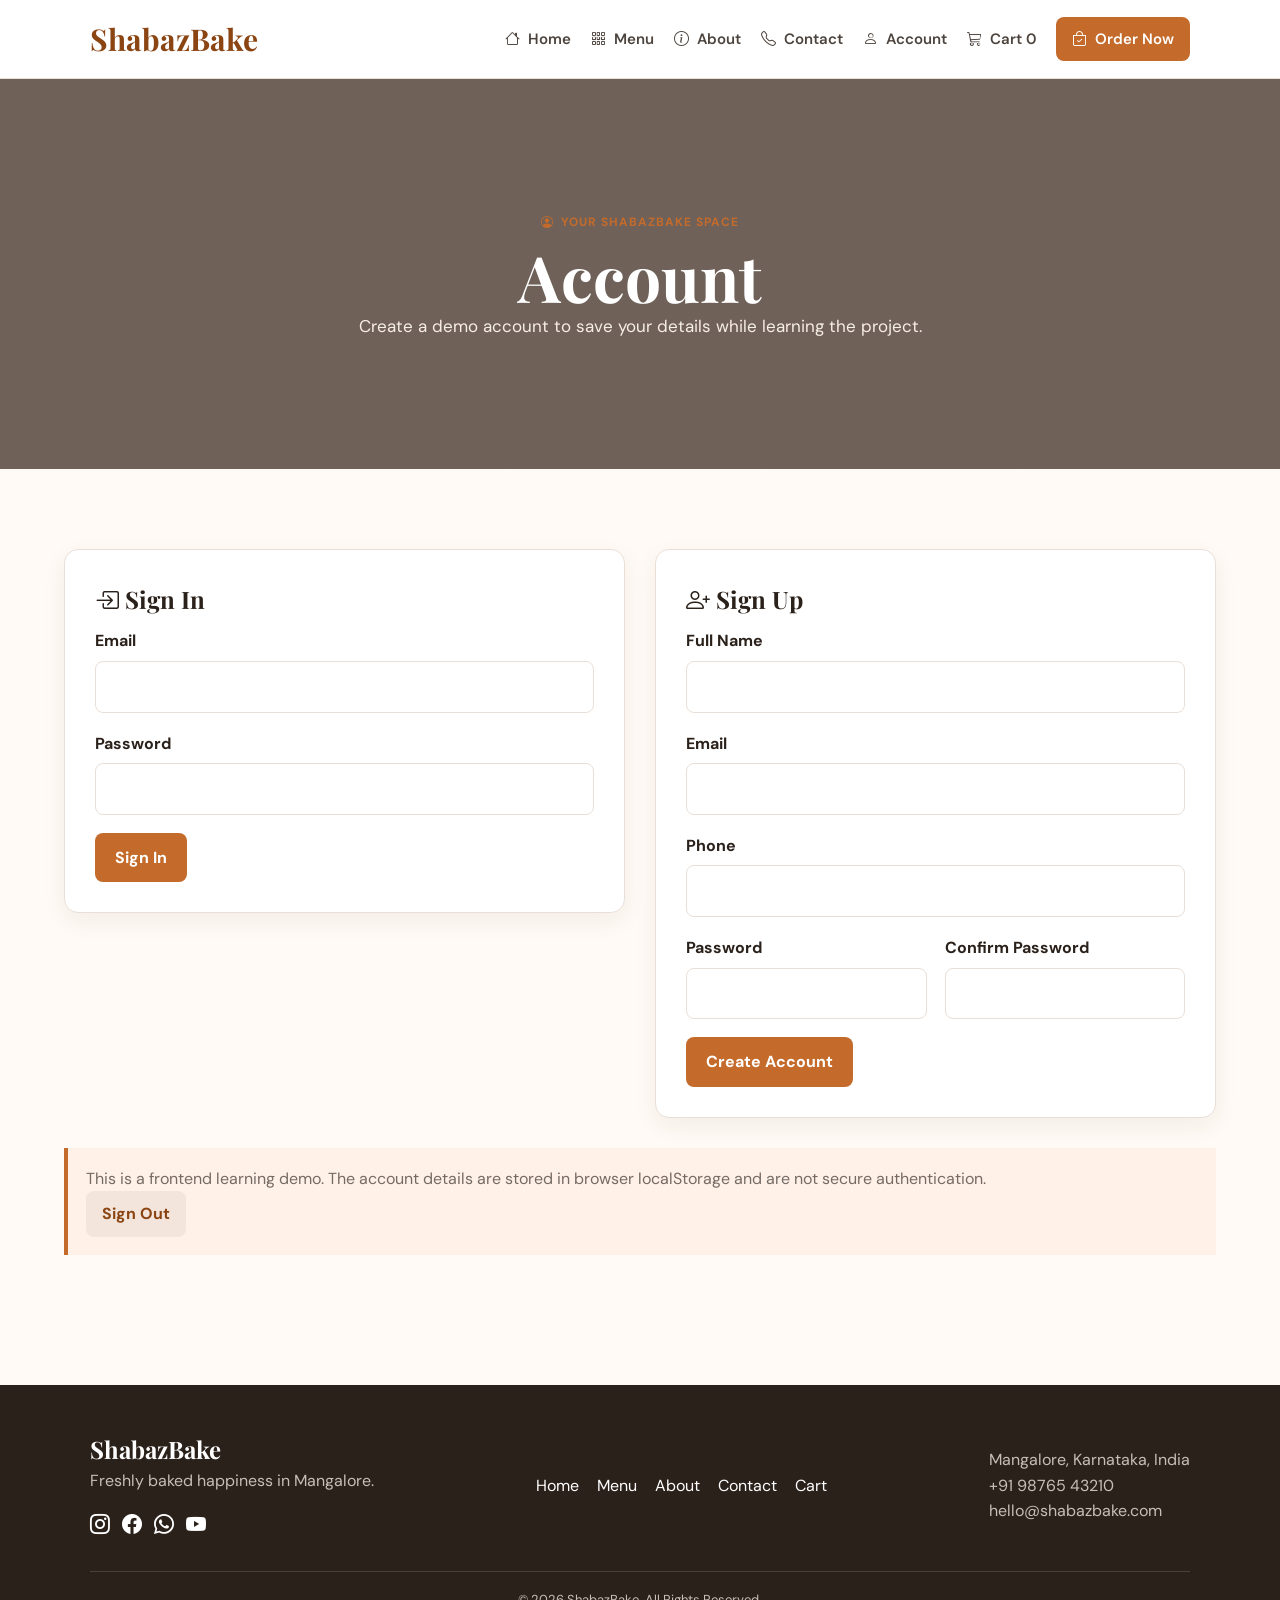
<file: account.html>
<!DOCTYPE html>
<html lang="en">
<head>
  <meta charset="UTF-8">
  <meta name="viewport" content="width=device-width, initial-scale=1.0">
  <title>Account - ShabazBake</title>
  <link rel="preconnect" href="https://fonts.googleapis.com">
  <link rel="preconnect" href="https://fonts.gstatic.com" crossorigin>
  <link href="https://fonts.googleapis.com/css2?family=DM+Sans:wght@400;500;600;700&family=Playfair+Display:wght@600;700&display=swap" rel="stylesheet">
  <link rel="stylesheet" href="https://cdn.jsdelivr.net/npm/bootstrap-icons@1.11.3/font/bootstrap-icons.min.css">
  <link rel="stylesheet" href="css/style.css">
</head>
<body>
  <header class="navbar">
    <a href="index.html" class="logo">ShabazBake</a>
    <button class="menu-toggle" id="menuToggle" aria-label="Open navigation"><i class="bi bi-list"></i></button>
    <nav id="mainNav">
      <a href="index.html"><i class="bi bi-house"></i> Home</a>
      <a href="menu.html"><i class="bi bi-grid-3x3-gap"></i> Menu</a>
      <a href="about.html"><i class="bi bi-info-circle"></i> About</a>
      <a href="contact.html"><i class="bi bi-telephone"></i> Contact</a>
      <a href="account.html"><i class="bi bi-person"></i> Account</a>
      <a href="cart.html"><i class="bi bi-cart3"></i> Cart <span id="cartCount">0</span></a>
      <a href="menu.html" class="order-link"><i class="bi bi-bag-check"></i> Order Now</a>
    </nav>
  </header>

  <section class="page-banner"><div><span class="eyebrow"><i class="bi bi-person-circle"></i> Your ShabazBake space</span><h1>Account</h1><p>Create a demo account to save your details while learning the project.</p></div></section>

  <main class="section account-layout">
    <section class="form-card">
      <h2><i class="bi bi-box-arrow-in-right"></i> Sign In</h2>
      <form id="signinForm" novalidate>
        <div class="form-group"><label for="signinEmail">Email</label><input class="form-control" id="signinEmail" name="email" type="email" required></div>
        <div class="form-group"><label for="signinPassword">Password</label><input class="form-control" id="signinPassword" name="password" type="password" required></div>
        <button class="btn primary" type="submit">Sign In</button>
      </form>
    </section>
    <section class="form-card">
      <h2><i class="bi bi-person-plus"></i> Sign Up</h2>
      <form id="signupForm" novalidate>
        <div class="form-group"><label for="fullName">Full Name</label><input class="form-control" id="fullName" name="fullName" required></div>
        <div class="form-group"><label for="signupEmail">Email</label><input class="form-control" id="signupEmail" name="email" type="email" required></div>
        <div class="form-group"><label for="signupPhone">Phone</label><input class="form-control" id="signupPhone" name="phone" type="tel" required></div>
        <div class="form-grid"><div class="form-group"><label for="signupPassword">Password</label><input class="form-control" id="signupPassword" name="password" type="password" required></div><div class="form-group"><label for="confirmPassword">Confirm Password</label><input class="form-control" id="confirmPassword" name="confirmPassword" type="password" required></div></div>
        <button class="btn primary" type="submit">Create Account</button>
      </form>
    </section>
    <div class="account-note"><i class="bi bi-shield-info"></i><p>This is a frontend learning demo. The account details are stored in browser localStorage and are not secure authentication.</p><p id="accountMessage" role="status"></p><button id="signoutButton" class="btn secondary" type="button" hidden>Sign Out</button></div>
  </main>

  <footer class="footer"><div class="footer-inner"><div><h2>ShabazBake</h2><p>Freshly baked happiness in Mangalore.</p><div class="social-links"><a href="https://www.instagram.com/sabad._/" aria-label="Instagram"><i class="bi bi-instagram"></i></a><a href="https://facebook.com" aria-label="Facebook"><i class="bi bi-facebook"></i></a><a href="https://wa.me/919876543210" aria-label="WhatsApp"><i class="bi bi-whatsapp"></i></a><a href="https://youtube.com" aria-label="YouTube"><i class="bi bi-youtube"></i></a></div></div><div class="footer-links"><a href="index.html">Home</a><a href="menu.html">Menu</a><a href="about.html">About</a><a href="contact.html">Contact</a><a href="cart.html">Cart</a></div><div><p>Mangalore, Karnataka, India</p><p>+91 98765 43210</p><p>hello@shabazbake.com</p></div></div><p class="copyright">&copy; 2026 ShabazBake. All Rights Reserved.</p></footer>
  <script src="js/script.js"></script>
</body>
</html>
</file>
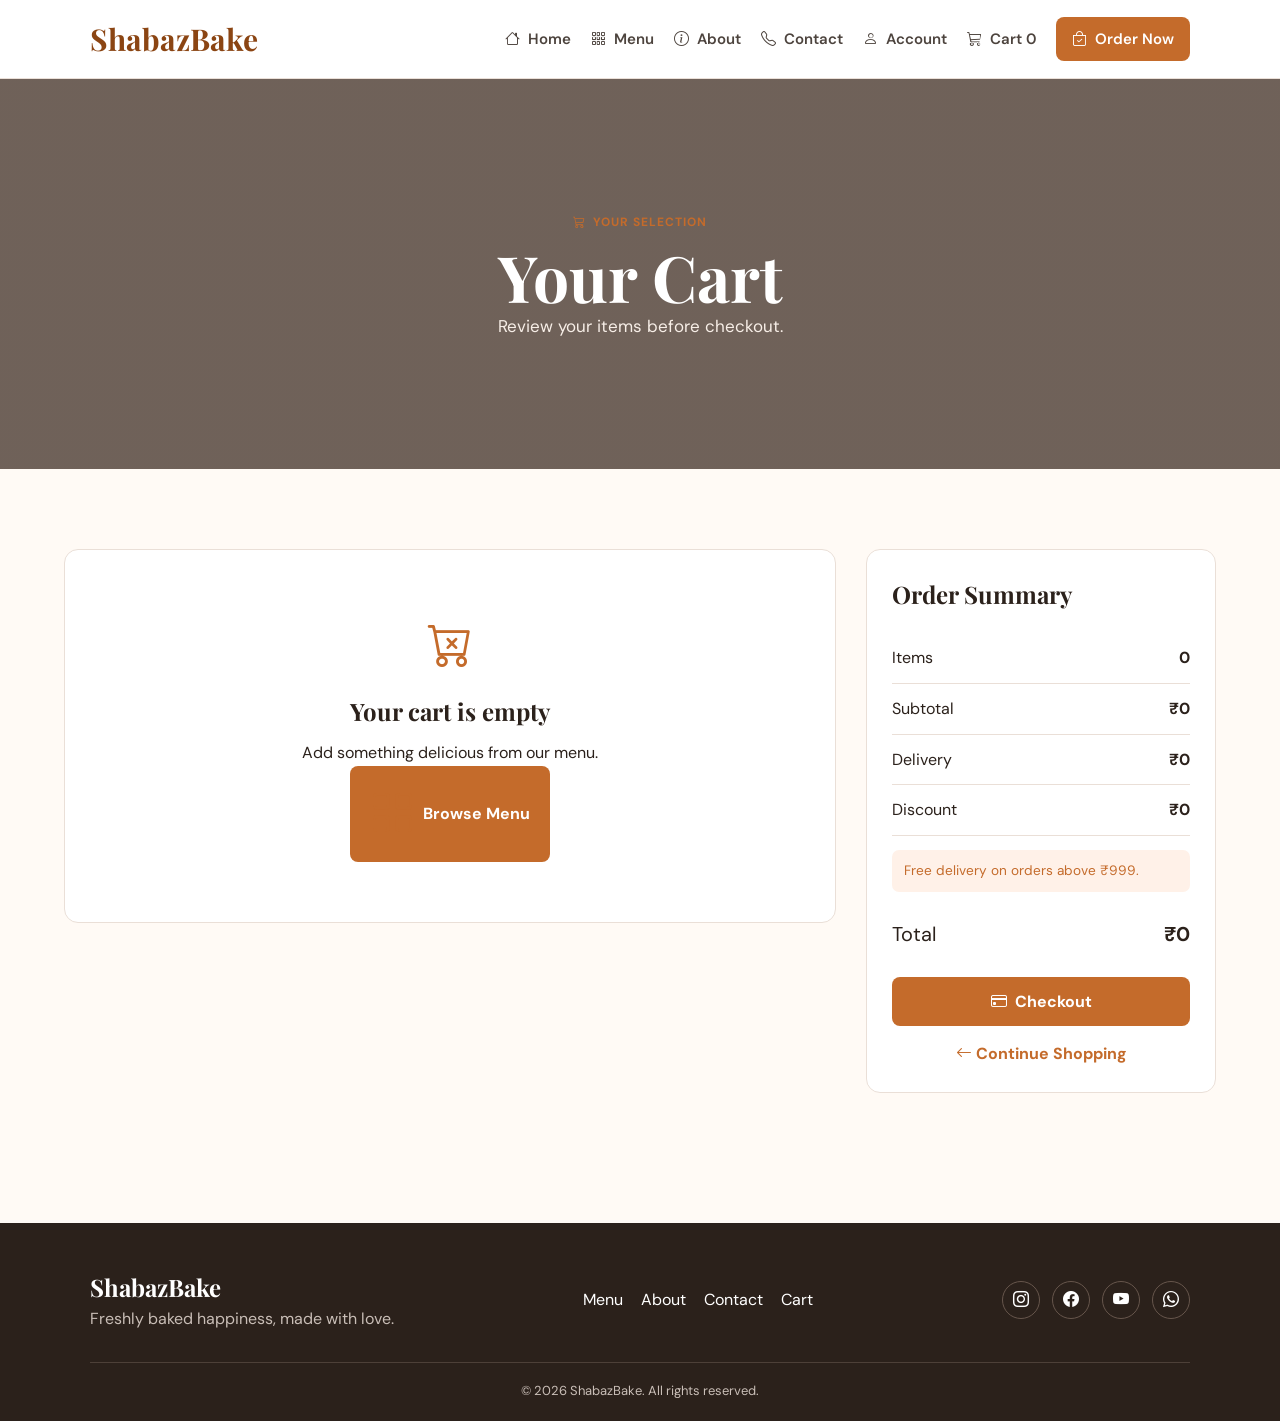
<file: cart.html>
﻿<!DOCTYPE html>
<html lang="en">

<head>

    <meta charset="UTF-8">

    <meta name="viewport"
          content="width=device-width, initial-scale=1.0">

    <title>Cart - ShabazBake</title>


    <link rel="preconnect"
          href="https://fonts.googleapis.com">

    <link rel="preconnect"
          href="https://fonts.gstatic.com"
          crossorigin>


    <link href="https://fonts.googleapis.com/css2?family=DM+Sans:wght@400;500;600;700&family=Playfair+Display:wght@600;700&display=swap"
          rel="stylesheet">


    <link rel="stylesheet"
          href="https://cdn.jsdelivr.net/npm/bootstrap-icons@1.11.3/font/bootstrap-icons.min.css">


    <link rel="stylesheet"
          href="css/style.css">

</head>


<body>


<!-- NAVBAR -->

<header class="navbar">

    <a href="index.html"
       class="logo">

        ShabazBake

    </a>


    <button class="menu-toggle"
            id="menuToggle">

        <i class="bi bi-list"></i>

    </button>


    <nav id="mainNav">

        <a href="index.html">
            <i class="bi bi-house"></i>
            Home
        </a>

        <a href="menu.html">
            <i class="bi bi-grid-3x3-gap"></i>
            Menu
        </a>

        <a href="about.html">
            <i class="bi bi-info-circle"></i>
            About
        </a>

        <a href="contact.html">
            <i class="bi bi-telephone"></i>
            Contact
        </a>

        <a href="account.html">
            <i class="bi bi-person"></i>
            Account
        </a>

        <a href="cart.html">

            <i class="bi bi-cart3"></i>

            Cart

            <span id="cartCount">
                0
            </span>

        </a>

        <a href="menu.html"
           class="order-link">

            <i class="bi bi-bag-check"></i>

            Order Now

        </a>

    </nav>

</header>



<!-- CART BANNER -->

<section class="page-banner cart-banner">

    <div>

        <span class="eyebrow">

            <i class="bi bi-cart3"></i>

            Your Selection

        </span>


        <h1>
            Your Cart
        </h1>


        <p>

            Review your items before
            checkout.

        </p>

    </div>

</section>



<!-- CART -->

<section class="section cart-layout">


    <!-- CART ITEMS -->

    <div id="cartItems"
         class="cart-items">

        <!-- JavaScript adds cart items here -->

    </div>



    <!-- SUMMARY -->

    <aside class="cart-summary">

        <h2>
            Order Summary
        </h2>


        <div class="summary-row">

            <span>
                Items
            </span>

            <strong id="summaryItems">
                0
            </strong>

        </div>

        <div class="summary-row">
            <span>Subtotal</span>
            <strong id="subtotal">₹0</strong>
        </div>

        <div class="summary-row">
            <span>Delivery</span>
            <strong id="delivery">₹0</strong>
        </div>

        <div class="summary-row">
            <span>Discount</span>
            <strong id="discount">₹0</strong>
        </div>

        <p id="deliveryMessage" class="delivery-message">
            Free delivery on orders above ₹999.
        </p>


        <div class="summary-row total">

            <span>
                Total
            </span>

            <strong>

                ₹<span id="cartTotal">
                    0
                </span>

            </strong>

        </div>


        <a id="checkoutButton"
           href="checkout.html"
           class="btn primary full">

            <i class="bi bi-credit-card"></i>

            Checkout

        </a>


        <a href="menu.html"
           class="continue-link">

            <i class="bi bi-arrow-left"></i>

            Continue Shopping

        </a>

    </aside>

</section>



<!-- FOOTER -->

<footer class="footer">

    <div class="footer-inner">

        <div>

            <h2>
                ShabazBake
            </h2>

            <p>
                Freshly baked happiness,
                made with love.
            </p>

        </div>


        <div class="footer-links">

            <a href="menu.html">
                Menu
            </a>

            <a href="about.html">
                About
            </a>

            <a href="contact.html">
                Contact
            </a>

            <a href="cart.html">
                Cart
            </a>

        </div>


        <div class="socials">

            <a href="https://www.instagram.com/sabad._/"
               target="_blank">

                <i class="bi bi-instagram"></i>

            </a>

            <a href="#">
                <i class="bi bi-facebook"></i>
            </a>

            <a href="#">
                <i class="bi bi-youtube"></i>
            </a>

            <a href="#">
                <i class="bi bi-whatsapp"></i>
            </a>

        </div>

    </div>


    <p class="copyright">

        © 2026 ShabazBake.
        All rights reserved.

    </p>

</footer>



<script src="js/script.js"></script>

</body>

</html>
</file>
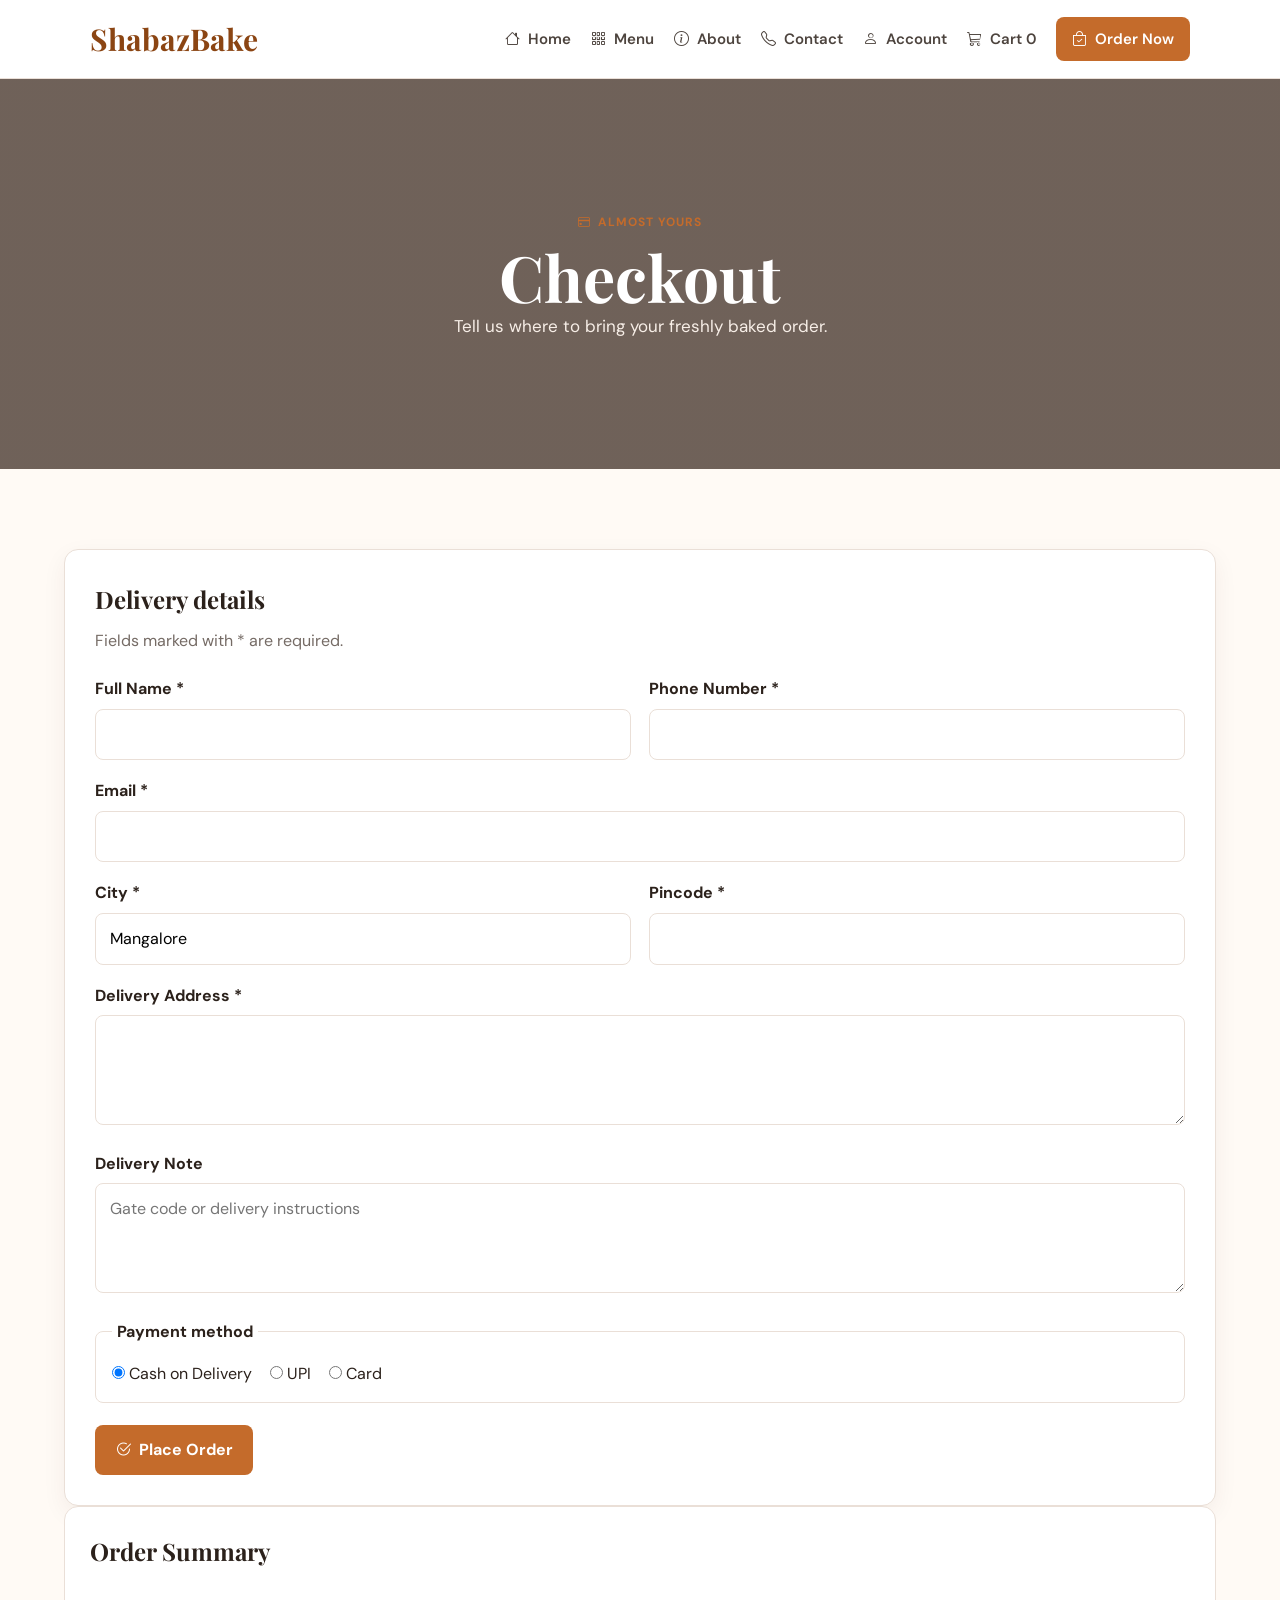
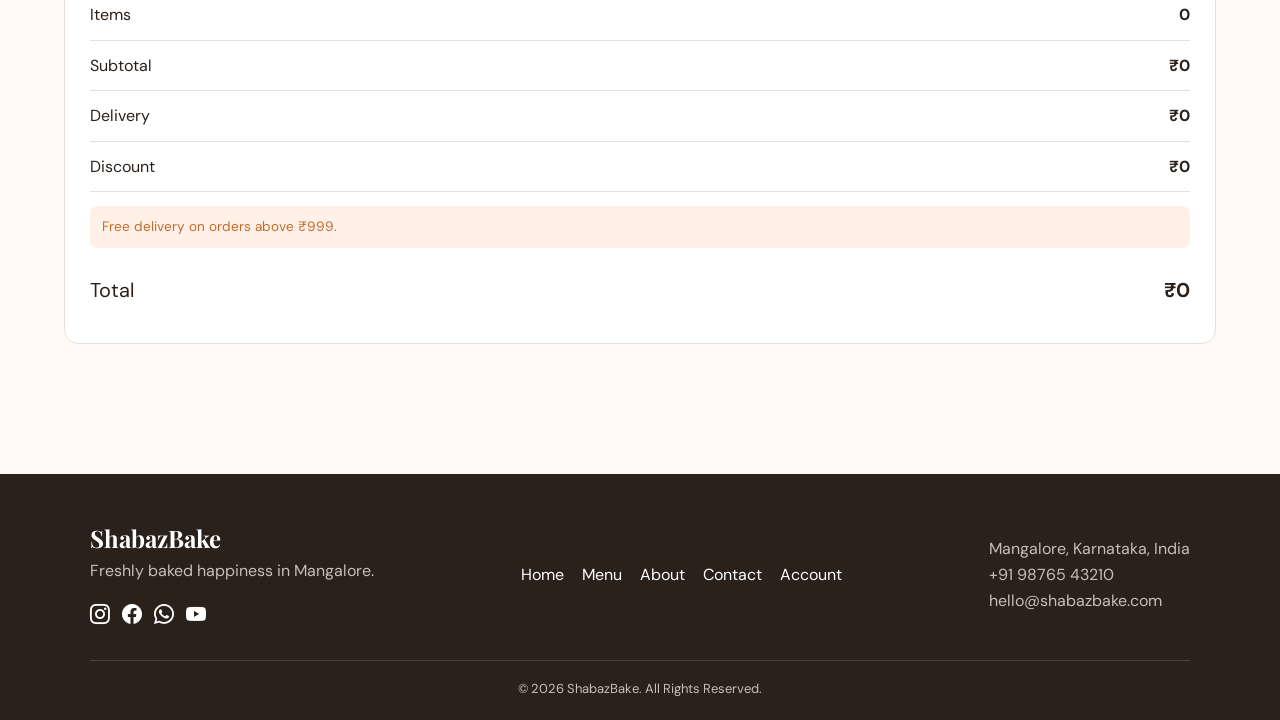
<file: checkout.html>
<!DOCTYPE html>
<html lang="en">
<head>
  <meta charset="UTF-8">
  <meta name="viewport" content="width=device-width, initial-scale=1.0">
  <title>Checkout - ShabazBake</title>
  <link rel="preconnect" href="https://fonts.googleapis.com">
  <link rel="preconnect" href="https://fonts.gstatic.com" crossorigin>
  <link href="https://fonts.googleapis.com/css2?family=DM+Sans:wght@400;500;600;700&family=Playfair+Display:wght@600;700&display=swap" rel="stylesheet">
  <link rel="stylesheet" href="https://cdn.jsdelivr.net/npm/bootstrap-icons@1.11.3/font/bootstrap-icons.min.css">
  <link rel="stylesheet" href="css/style.css">
</head>
<body>
  <header class="navbar">
    <a href="index.html" class="logo">ShabazBake</a>
    <button class="menu-toggle" id="menuToggle" aria-label="Open navigation"><i class="bi bi-list"></i></button>
    <nav id="mainNav">
      <a href="index.html"><i class="bi bi-house"></i> Home</a>
      <a href="menu.html"><i class="bi bi-grid-3x3-gap"></i> Menu</a>
      <a href="about.html"><i class="bi bi-info-circle"></i> About</a>
      <a href="contact.html"><i class="bi bi-telephone"></i> Contact</a>
      <a href="account.html"><i class="bi bi-person"></i> Account</a>
      <a href="cart.html"><i class="bi bi-cart3"></i> Cart <span id="cartCount">0</span></a>
      <a href="menu.html" class="order-link"><i class="bi bi-bag-check"></i> Order Now</a>
    </nav>
  </header>

  <section class="page-banner cart-banner">
    <div><span class="eyebrow"><i class="bi bi-credit-card"></i> Almost yours</span><h1>Checkout</h1><p>Tell us where to bring your freshly baked order.</p></div>
  </section>

  <main class="section checkout-layout">
    <section id="checkoutPanel" class="form-card">
      <h2>Delivery details</h2>
      <p class="form-intro">Fields marked with * are required.</p>
      <form id="checkoutForm" novalidate>
        <div class="form-grid">
          <div class="form-group"><label for="fullName">Full Name *</label><input class="form-control" id="fullName" name="fullName" required><small class="invalid-feedback">Please enter your name.</small></div>
          <div class="form-group"><label for="phone">Phone Number *</label><input class="form-control" id="phone" name="phone" type="tel" pattern="[0-9]{10,}" required><small class="invalid-feedback">Please enter a valid phone number.</small></div>
        </div>
        <div class="form-group"><label for="email">Email *</label><input class="form-control" id="email" name="email" type="email" required><small class="invalid-feedback">Please enter a valid email.</small></div>
        <div class="form-grid">
          <div class="form-group"><label for="city">City *</label><input class="form-control" id="city" name="city" required value="Mangalore"><small class="invalid-feedback">Please enter your city.</small></div>
          <div class="form-group"><label for="pincode">Pincode *</label><input class="form-control" id="pincode" name="pincode" pattern="[0-9]{6}" required><small class="invalid-feedback">Enter a six-digit pincode.</small></div>
        </div>
        <div class="form-group"><label for="address">Delivery Address *</label><textarea class="form-control" id="address" name="address" required></textarea><small class="invalid-feedback">Please enter your address.</small></div>
        <div class="form-group"><label for="deliveryNote">Delivery Note</label><textarea class="form-control" id="deliveryNote" name="deliveryNote" placeholder="Gate code or delivery instructions"></textarea></div>
        <fieldset class="payment-options"><legend>Payment method</legend><label><input type="radio" name="payment" value="Cash on Delivery" checked> Cash on Delivery</label><label><input type="radio" name="payment" value="UPI"> UPI</label><label><input type="radio" name="payment" value="Card"> Card</label></fieldset>
        <button class="btn primary" type="submit"><i class="bi bi-check2-circle"></i> Place Order</button>
      </form>
    </section>
    <aside class="cart-summary">
      <h2>Order Summary</h2>
      <div id="checkoutEmpty" class="empty-cart" hidden><p>Your cart is empty.</p><a href="menu.html" class="btn primary">Browse Menu</a></div>
      <div class="summary-row"><span>Items</span><strong id="summaryItems">0</strong></div>
      <div class="summary-row"><span>Subtotal</span><strong id="subtotal">₹0</strong></div>
      <div class="summary-row"><span>Delivery</span><strong id="delivery">₹0</strong></div>
      <div class="summary-row"><span>Discount</span><strong id="discount">₹0</strong></div>
      <p id="deliveryMessage" class="delivery-message">Free delivery on orders above ₹999.</p>
      <div class="summary-row total"><span>Total</span><strong id="summaryTotal">₹0</strong></div>
    </aside>
  </main>

  <footer class="footer"><div class="footer-inner"><div><h2>ShabazBake</h2><p>Freshly baked happiness in Mangalore.</p><div class="social-links"><a href="https://www.instagram.com/sabad._/" aria-label="Instagram"><i class="bi bi-instagram"></i></a><a href="https://facebook.com" aria-label="Facebook"><i class="bi bi-facebook"></i></a><a href="https://wa.me/919876543210" aria-label="WhatsApp"><i class="bi bi-whatsapp"></i></a><a href="https://youtube.com" aria-label="YouTube"><i class="bi bi-youtube"></i></a></div></div><div class="footer-links"><a href="index.html">Home</a><a href="menu.html">Menu</a><a href="about.html">About</a><a href="contact.html">Contact</a><a href="account.html">Account</a></div><div><p>Mangalore, Karnataka, India</p><p>+91 98765 43210</p><p>hello@shabazbake.com</p></div></div><p class="copyright">&copy; 2026 ShabazBake. All Rights Reserved.</p></footer>
  <div class="toast-box"></div>
  <script src="js/script.js"></script>
</body>
</html>
</file>
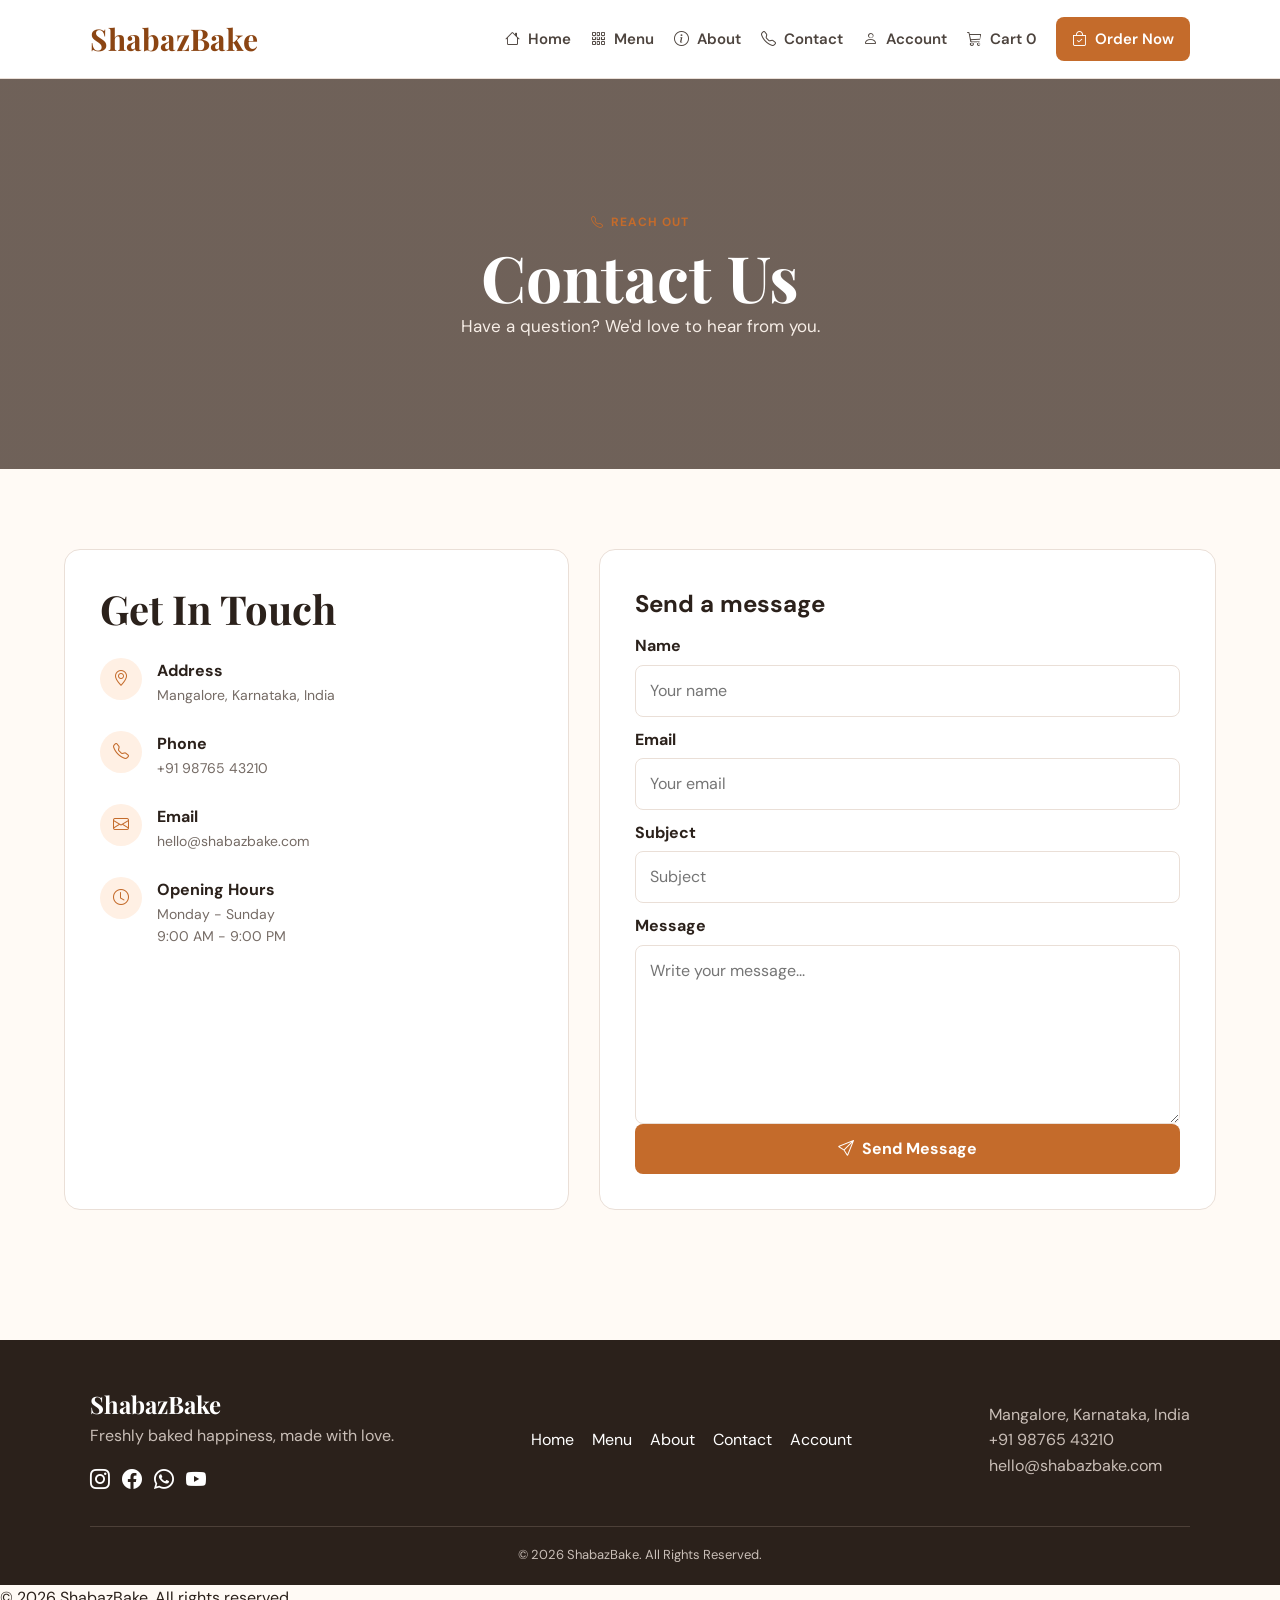
<file: contact.html>
﻿<!DOCTYPE html>
<html lang="en">
<head>
  <meta charset="UTF-8" />
  <meta name="viewport" content="width=device-width, initial-scale=1.0" />
  <title>Contact - ShabazBake</title>
  <link rel="preconnect" href="https://fonts.googleapis.com" />
  <link rel="preconnect" href="https://fonts.gstatic.com" crossorigin />
  <link href="https://fonts.googleapis.com/css2?family=DM+Sans:wght@400;500;600;700&family=Playfair+Display:wght@600;700&display=swap" rel="stylesheet" />
  <link rel="stylesheet" href="https://cdn.jsdelivr.net/npm/bootstrap-icons@1.11.3/font/bootstrap-icons.min.css" />
  <link rel="stylesheet" href="css/style.css" />
</head>
<body>
  <header class="navbar">
    <a href="index.html" class="logo">ShabazBake</a>
    <button class="menu-toggle" id="menuToggle" aria-label="Open navigation">
      <i class="bi bi-list"></i>
    </button>
    <nav id="mainNav">
      <a href="index.html"><i class="bi bi-house"></i> Home</a>
      <a href="menu.html"><i class="bi bi-grid-3x3-gap"></i> Menu</a>
      <a href="about.html"><i class="bi bi-info-circle"></i> About</a>
      <a href="contact.html"><i class="bi bi-telephone"></i> Contact</a>
      <a href="account.html"><i class="bi bi-person"></i> Account</a>
      <a href="cart.html"><i class="bi bi-cart3"></i> Cart <span id="cartCount">0</span></a>
      <a href="menu.html" class="order-link"><i class="bi bi-bag-check"></i> Order Now</a>
    </nav>
  </header>

  <section class="page-banner">
    <div>
      <span class="eyebrow"><i class="bi bi-telephone"></i> Reach out</span>
      <h1>Contact Us</h1>
      <p>Have a question? We'd love to hear from you.</p>
    </div>
  </section>

  <main class="section contact-layout">
    <aside class="contact-info">
      <h2>Get In Touch</h2>

      <div class="contact-detail">
        <div class="contact-icon"><i class="bi bi-geo-alt"></i></div>
        <div>
          <strong>Address</strong>
          <p>Mangalore, Karnataka, India</p>
        </div>
      </div>

      <div class="contact-detail">
        <div class="contact-icon"><i class="bi bi-telephone"></i></div>
        <div>
          <strong>Phone</strong>
          <p>+91 98765 43210</p>
        </div>
      </div>

      <div class="contact-detail">
        <div class="contact-icon"><i class="bi bi-envelope"></i></div>
        <div>
          <strong>Email</strong>
          <p>hello@shabazbake.com</p>
        </div>
      </div>

      <div class="contact-detail">
        <div class="contact-icon"><i class="bi bi-clock"></i></div>
        <div>
          <strong>Opening Hours</strong>
          <p>Monday - Sunday</p>
          <p>9:00 AM - 9:00 PM</p>
        </div>
      </div>
    </aside>

    <div class="contact-form-box">
      <h2>Send a message</h2>
      <form id="contactForm" novalidate>
        <label for="name">Name</label>
        <input type="text" id="name" placeholder="Your name" required />

        <label for="email">Email</label>
        <input type="email" id="email" placeholder="Your email" required />

        <label for="subject">Subject</label>
        <input type="text" id="subject" placeholder="Subject" required />

        <label for="message">Message</label>
        <textarea id="message" rows="6" placeholder="Write your message..." required></textarea>

        <button type="submit" class="btn primary"><i class="bi bi-send"></i> Send Message</button>
        <p id="formMessage" class="form-message" hidden></p>
      </form>
    </div>
  </main>

  <footer class="footer">
    <div class="footer-inner">
      <div>
        <h2>ShabazBake</h2>
        <p>Freshly baked happiness, made with love.</p>
        <div class="social-links">
          <a href="https://www.instagram.com/sabad._/" aria-label="Instagram"><i class="bi bi-instagram"></i></a>
          <a href="https://facebook.com" aria-label="Facebook"><i class="bi bi-facebook"></i></a>
          <a href="https://wa.me/919876543210" aria-label="WhatsApp"><i class="bi bi-whatsapp"></i></a>
          <a href="https://youtube.com" aria-label="YouTube"><i class="bi bi-youtube"></i></a>
        </div>
      </div>
      <div class="footer-links">
        <a href="index.html">Home</a>
        <a href="menu.html">Menu</a>
        <a href="about.html">About</a>
        <a href="contact.html">Contact</a>
        <a href="account.html">Account</a>
      </div>
      <div>
        <p>Mangalore, Karnataka, India</p>
        <p>+91 98765 43210</p>
        <p>hello@shabazbake.com</p>
      </div>
    </div>
    <p class="copyright">&copy; 2026 ShabazBake. All Rights Reserved.</p>
  </footer>

  <div class="toast-box"></div>
  <script src="js/script.js"></script>
</body>
</html>

        <p>
            © 2026 ShabazBake. All rights reserved.
        </p>

    </footer>



    <script src="js/script.js"></script>

</body>

</html>
</file>
<file: css/style.css>
/* =====================================
   GENERAL
===================================== */

:root {

    --brown: #8b4513;

    --orange: #c46b2b;

    --cream: #fffaf5;

    --dark: #2b211b;

    --muted: #756b65;

    --white: #ffffff;

    --border: #eadfd7;

}


* {

    margin: 0;

    padding: 0;

    box-sizing: border-box;

}


body {

    font-family: "DM Sans", Arial, sans-serif;

    background: var(--cream);

    color: var(--dark);

    line-height: 1.6;

}


a {

    text-decoration: none;

    color: inherit;

}


img {

    max-width: 100%;

    display: block;

}


button,
input,
textarea {

    font: inherit;

}


button {

    cursor: pointer;

}



/* =====================================
   NAVBAR
===================================== */

.navbar {

    min-height: 76px;

    padding: 15px 7%;

    background: white;

    display: flex;

    align-items: center;

    justify-content: space-between;

    gap: 25px;

    position: sticky;

    top: 0;

    z-index: 1000;

    border-bottom: 1px solid var(--border);

}


.logo {

    font-family: "Playfair Display", serif;

    font-size: 30px;

    font-weight: 700;

    color: var(--brown);

}


nav {

    display: flex;

    align-items: center;

    gap: 20px;

}


nav a {

    font-size: 15px;

    font-weight: 600;

    color: #4d443e;

}


nav a:hover {

    color: var(--orange);

}


nav a i {

    margin-right: 4px;

}


.order-link {

    background: var(--orange);

    color: white !important;

    padding: 10px 16px;

    border-radius: 8px;

}


.menu-toggle {

    display: none;

    border: 0;

    background: transparent;

    font-size: 25px;

}



/* =====================================
   BUTTON
===================================== */

.btn {

    border: 0;

    display: inline-flex;

    align-items: center;

    justify-content: center;

    gap: 8px;

    padding: 12px 20px;

    border-radius: 8px;

    font-weight: 700;

}


.primary {

    background: var(--orange);

    color: white;

}


.primary:hover {

    background: #a9551d;

}


.secondary {

    background: rgba(255,255,255,.12);

    color: white;

    border: 1px solid rgba(255,255,255,.5);

}


.light {

    background: white;

    color: var(--brown);

}



/* =====================================
   HERO
===================================== */

.hero {

    min-height: 620px;

    display: flex;

    align-items: center;

    padding: 70px 8%;

    color: white;


    background:

        linear-gradient(
            90deg,
            rgba(31,20,14,.82),
            rgba(31,20,14,.35)
        ),

        url("https://images.unsplash.com/photo-1509440159596-0249088772ff?auto=format&fit=crop&w=1800&q=85");

    background-size: cover;

    background-position: center;

}


.hero-content {

    max-width: 650px;

}


.eyebrow {

    display: inline-flex;

    align-items: center;

    gap: 7px;

    color: var(--orange);

    font-weight: 700;

    text-transform: uppercase;

    letter-spacing: 1px;

    font-size: 12px;

    margin-bottom: 10px;

}


.hero .eyebrow {

    color: #ffd3a9;

}


.hero h1 {

    font-family: "Playfair Display", serif;

    font-size: clamp(42px, 6vw, 70px);

    line-height: 1.05;

    margin-bottom: 20px;

}


.hero h1 span {

    color: #ffb66d;

}


.hero p {

    font-size: 18px;

    max-width: 560px;

    color: #f6eee8;

}


.hero-buttons {

    display: flex;

    gap: 12px;

    margin-top: 30px;

    flex-wrap: wrap;

}



/* =====================================
   COMMON SECTION
===================================== */

.section {

    width: min(1180px, 90%);

    margin: auto;

    padding: 80px 0;

}


.section-heading {

    text-align: center;

    margin-bottom: 35px;

}


.section-heading h2 {

    font-family: "Playfair Display", serif;

    font-size: 42px;

    margin-bottom: 8px;

}


.section-heading p {

    color: var(--muted);

}


.center {

    text-align: center;

    margin-top: 35px;

}



/* =====================================
   PRODUCT GRID
===================================== */

.product-grid {

    display: grid;

    grid-template-columns:
        repeat(4, 1fr);

    gap: 22px;

}


.product-card {

    background: white;

    border: 1px solid var(--border);

    border-radius: 14px;

    overflow: hidden;

    box-shadow:
        0 8px 25px rgba(62,40,25,.06);

    transition: .25s;

}


.product-card:hover {

    transform: translateY(-5px);

}


.product-card > img {

    width: 100%;

    height: 220px;

    object-fit: cover;

}


.product-info {

    padding: 18px;

}


.product-category {

    font-size: 11px;

    text-transform: uppercase;

    letter-spacing: 1px;

    color: var(--orange);

    font-weight: 700;

}


.product-name {

    font-size: 20px;

    margin: 5px 0;

}


.product-info p {

    color: var(--muted);

    font-size: 14px;

    min-height: 48px;

}


.product-bottom {

    display: flex;

    justify-content: space-between;

    align-items: center;

    gap: 10px;

    margin-top: 15px;

}


.product-price {

    color: var(--brown);

    font-size: 20px;

}


.add-btn {

    border: 0;

    background: var(--orange);

    color: white;

    padding: 9px 13px;

    border-radius: 7px;

    font-weight: 700;

}


.add-btn:hover {

    background: #a9551d;

}



/* =====================================
   OFFER
===================================== */

.offer-banner {

    width: min(1180px, 90%);

    margin: 0 auto;

    padding: 45px;

    border-radius: 18px;

    color: white;


    background:

        linear-gradient(
            100deg,
            rgba(91,44,17,.95),
            rgba(139,69,19,.75)
        ),

        url("https://images.unsplash.com/photo-1578985545062-69928b1d9587?auto=format&fit=crop&w=1400&q=80");


    background-size: cover;

    background-position: center;


    display: flex;

    justify-content: space-between;

    align-items: center;

    gap: 25px;

}


.offer-banner .eyebrow {

    color: #ffd2a8;

}


.offer-banner h2 {

    font-family: "Playfair Display", serif;

    font-size: 36px;

}



/* =====================================
   FEATURES
===================================== */

.feature-grid {

    display: grid;

    grid-template-columns:
        repeat(4, 1fr);

    gap: 20px;

}


.feature-card {

    background: white;

    padding: 30px 20px;

    border: 1px solid var(--border);

    border-radius: 14px;

    text-align: center;

}


.feature-card > i {

    font-size: 30px;

    color: var(--orange);

}


.feature-card h3 {

    margin: 10px 0 5px;

}


.feature-card p {

    color: var(--muted);

    font-size: 14px;

}



/* =====================================
   PAGE BANNER
===================================== */

.page-banner {

    width: 100%;

    min-height: 390px;

    display: flex;

    align-items: center;

    justify-content: center;

    text-align: center;

    padding: 50px 7%;

    color: white;


    background:

        linear-gradient(
            rgba(43,25,15,.68),
            rgba(43,25,15,.68)
        ),

        url("https://images.unsplash.com/photo-1509440159596-0249088772ff?auto=format&fit=crop&w=1800&q=85");


    background-size: cover;

    background-position: center;

}


.page-banner h1 {

    font-family: "Playfair Display", serif;

    font-size: clamp(42px, 6vw, 64px);

    line-height: 1.1;

}


.page-banner p {

    color: #f7eee7;

    font-size: 17px;

}


.page-banner > div {

    max-width: 750px;

}


.about-banner {

    background-image:

        linear-gradient(
            rgba(43,25,15,.68),
            rgba(43,25,15,.68)
        ),

        url("https://images.unsplash.com/photo-1519869325930-281384150729?auto=format&fit=crop&w=1800&q=85");

}


.contact-banner {

    background-image:

        linear-gradient(
            rgba(43,25,15,.68),
            rgba(43,25,15,.68)
        ),

        url("https://images.unsplash.com/photo-1495474472287-4d71bcdd2085?auto=format&fit=crop&w=1800&q=85");

}


.cart-banner {

    background-image:

        linear-gradient(
            rgba(43,25,15,.68),
            rgba(43,25,15,.68)
        ),

        url("https://images.unsplash.com/photo-1533134242443-d4fd215305ad?auto=format&fit=crop&w=1800&q=85");

}



/* =====================================
   MENU
===================================== */

.menu-tools {

    margin-bottom: 35px;

}


.search-box {

    width: min(550px, 100%);

    margin: 0 auto 20px;

    background: white;

    border: 1px solid var(--border);

    border-radius: 10px;

    padding: 0 15px;

    display: flex;

    align-items: center;

    gap: 10px;

}


.search-box i {

    color: var(--orange);

}


.search-box input {

    border: 0;

    outline: 0;

    width: 100%;

    padding: 14px 0;

    background: transparent;

}


.categories {

    display: flex;

    justify-content: center;

    gap: 9px;

    flex-wrap: wrap;

}


.category-btn {

    border: 1px solid var(--orange);

    color: var(--orange);

    background: white;

    border-radius: 25px;

    padding: 9px 16px;

}


.category-btn.active,
.category-btn:hover {

    background: var(--orange);

    color: white;

}


.no-products {

    display: none;

    text-align: center;

    padding: 40px;

    color: var(--muted);

}



/* =====================================
   ABOUT
===================================== */

.about-story {

    display: grid;

    grid-template-columns: 1fr 1fr;

    gap: 55px;

    align-items: center;

}


.about-image img {

    width: 100%;

    height: 500px;

    object-fit: cover;

    border-radius: 18px;

}


.about-text h2,
.contact-info h2 {

    font-family: "Playfair Display", serif;

    font-size: 40px;

    line-height: 1.2;

    margin-bottom: 18px;

}


.about-text p {

    color: var(--muted);

    margin-bottom: 15px;

}


.stats {

    display: grid;

    grid-template-columns:
        repeat(4, 1fr);

    gap: 12px;

    margin-top: 30px;

}


.stats div {

    padding: 15px;

    background: white;

    border: 1px solid var(--border);

    border-radius: 10px;

    text-align: center;

}


.stats strong {

    display: block;

    color: var(--brown);

    font-size: 25px;

}


.stats span {

    color: var(--muted);

    font-size: 12px;

}



/* =====================================
   CONTACT
===================================== */

.contact-layout {

    display: grid;

    grid-template-columns:
        .9fr 1.1fr;

    gap: 30px;

}


.contact-info,
.contact-form-box {

    background: white;

    padding: 35px;

    border: 1px solid var(--border);

    border-radius: 16px;

}


.contact-detail {

    display: flex;

    gap: 15px;

    margin-top: 25px;

}


.contact-icon {

    min-width: 42px;

    height: 42px;

    border-radius: 50%;

    background: #fff0e4;

    color: var(--orange);

    display: grid;

    place-items: center;

}


.contact-detail strong {

    display: block;

}


.contact-detail p {

    color: var(--muted);

    font-size: 14px;

}


.contact-form-box form {

    display: flex;

    flex-direction: column;

}


.contact-form-box label {

    font-weight: 700;

    margin: 10px 0 6px;

}


.contact-form-box input,
.contact-form-box textarea {

    width: 100%;

    padding: 12px 14px;

    border: 1px solid var(--border);

    border-radius: 8px;

    outline: 0;

}


.contact-form-box textarea {

    resize: vertical;

}


.contact-form-box input:focus,
.contact-form-box textarea:focus {

    border-color: var(--orange);

}


.form-message {

    color: #37804a;

    margin-top: 12px;

    font-weight: 600;

}



/* =====================================
   CART
===================================== */

.cart-layout {

    display: grid;

    grid-template-columns:
        1fr 350px;

    gap: 30px;

    align-items: start;

}


.cart-items {

    display: flex;

    flex-direction: column;

    gap: 15px;

}


.cart-item {

    background: white;

    border: 1px solid var(--border);

    border-radius: 14px;

    padding: 15px;

    display: grid;

    grid-template-columns:
        90px 1fr auto auto;

    gap: 15px;

    align-items: center;

}


.cart-item img {

    width: 90px;

    height: 90px;

    object-fit: cover;

    border-radius: 10px;

}


.cart-item h3 {

    font-size: 17px;

}


.cart-item p {

    color: var(--muted);

    font-size: 14px;

}


.cart-price {

    color: var(--brown);

    font-weight: 700;

}


.quantity {

    display: flex;

    align-items: center;

    gap: 8px;

}


.quantity button {

    width: 30px;

    height: 30px;

    border: 0;

    border-radius: 6px;

    background: #f3e5db;

    color: var(--brown);

}


.remove-btn {

    border: 0;

    background: transparent;

    color: #c0392b;

    font-size: 20px;

}


.cart-summary {

    background: white;

    border: 1px solid var(--border);

    border-radius: 14px;

    padding: 25px;

    position: sticky;

    top: 100px;

}


.cart-summary h2 {

    font-family: "Playfair Display", serif;

    margin-bottom: 20px;

}


.summary-row {

    display: flex;

    justify-content: space-between;

    padding: 12px 0;

    border-bottom: 1px solid var(--border);

}


.summary-row.total {

    border-bottom: 0;

    font-size: 20px;

}


.full {

    width: 100%;

    margin-top: 15px;

}


.continue-link {

    display: block;

    text-align: center;

    color: var(--orange);

    margin-top: 15px;

    font-weight: 700;

}


.empty-cart {

    background: white;

    border: 1px solid var(--border);

    border-radius: 14px;

    text-align: center;

    padding: 60px 20px;

}


.empty-cart i {

    font-size: 45px;

    color: var(--orange);

}


.empty-cart h2 {

    font-family: "Playfair Display", serif;

    margin: 10px 0;

}



/* =====================================
   FOOTER
===================================== */

.footer {

    background: var(--dark);

    color: white;

    margin-top: 50px;

    padding: 45px 7% 20px;

}


.footer-inner {

    display: flex;

    justify-content: space-between;

    align-items: center;

    gap: 30px;

}


.footer h2 {

    font-family: "Playfair Display", serif;

}


.footer p {

    color: #c9beb7;

}


.footer-links {

    display: flex;

    gap: 18px;

}


.footer-links a:hover {

    color: #ffb66d;

}


.socials {

    display: flex;

    gap: 12px;

}


.socials a {

    width: 38px;

    height: 38px;

    display: grid;

    place-items: center;

    border: 1px solid #67564c;

    border-radius: 50%;

}


.socials a:hover {

    background: var(--orange);

}


.copyright {

    text-align: center;

    border-top: 1px solid #4d4038;

    padding-top: 18px;

    margin-top: 30px;

    font-size: 13px;

}



/* =====================================
   TABLET
===================================== */

@media (max-width: 1000px) {

    .product-grid {

        grid-template-columns:
            repeat(3, 1fr);

    }


    .feature-grid {

        grid-template-columns:
            repeat(2, 1fr);

    }


    .about-story,
    .contact-layout {

        grid-template-columns: 1fr;

    }


    .cart-layout {

        grid-template-columns: 1fr;

    }


    .cart-summary {

        position: static;

    }

}



/* =====================================
   MOBILE
===================================== */

@media (max-width: 750px) {

    .navbar {

        padding: 15px 5%;

        flex-wrap: wrap;

    }


    .menu-toggle {

        display: block;

    }


    nav {

        display: none;

        width: 100%;

        flex-direction: column;

        align-items: stretch;

        gap: 0;

        padding-top: 10px;

    }


    nav.show {

        display: flex;

    }


    nav a {

        padding: 10px;

    }


    .product-grid {

        grid-template-columns:
            repeat(2, 1fr);

    }


    .stats {

        grid-template-columns:
            repeat(2, 1fr);

    }


    .footer-inner {

        flex-direction: column;

        text-align: center;

    }

}



/* =====================================
   SMALL MOBILE
===================================== */

@media (max-width: 520px) {

    .hero {

        min-height: 560px;

        padding: 50px 6%;

    }


    .section {

        padding: 55px 0;

    }


    .product-grid,
    .feature-grid {

        grid-template-columns: 1fr;

    }


    .offer-banner {

        flex-direction: column;

        align-items: flex-start;

        padding: 30px;

    }


    .about-image img {

        height: 320px;

    }


    .stats {

        grid-template-columns:
            1fr 1fr;

    }


    .cart-item {

        grid-template-columns:
            70px 1fr;

    }


    .cart-item img {

        width: 70px;

        height: 70px;

    }


    .cart-item .quantity,
    .cart-item .remove-btn {

        grid-column: 2;

    }


    .footer-links {

        flex-wrap: wrap;

        justify-content: center;

    }

}

/* Forms and shared states used by checkout and account pages. */
.form-card { background: var(--white); border: 1px solid var(--border); border-radius: 14px; padding: 30px; box-shadow: 0 8px 25px rgba(62,40,25,.06); }
.form-card h2 { font-family: "Playfair Display", serif; margin-bottom: 10px; }
.form-intro { color: var(--muted); margin-bottom: 22px; }
.form-grid { display: grid; grid-template-columns: 1fr 1fr; gap: 18px; }
.form-group { margin-bottom: 18px; }
.form-group label { display: block; font-weight: 700; margin-bottom: 7px; }
.form-control { width: 100%; border: 1px solid var(--border); border-radius: 8px; padding: 12px 14px; background: #fff; }
.form-control:focus { outline: 3px solid rgba(196,107,43,.16); border-color: var(--orange); }
textarea.form-control { min-height: 110px; resize: vertical; }
.invalid-feedback { display: none; color: #b33c31; font-size: .82rem; margin-top: 5px; }
.was-validated .form-control:invalid + .invalid-feedback { display: block; }
.payment-options { border: 1px solid var(--border); border-radius: 8px; padding: 16px; margin: 8px 0 22px; display: flex; flex-wrap: wrap; gap: 18px; }
.payment-options legend { font-weight: 700; padding: 0 5px; }
.account-layout { display: grid; grid-template-columns: 1fr 1fr; gap: 30px; align-items: start; }
.account-note { grid-column: 1 / -1; padding: 18px; border-left: 4px solid var(--orange); background: #fff1e8; color: var(--muted); }
.account-note i { color: var(--orange); font-size: 1.3rem; }
.btn.secondary { background: #f3e5db; color: var(--brown); border: 0; padding: 10px 16px; border-radius: 8px; font-weight: 700; }
.toast-box { position: fixed; right: 20px; bottom: 20px; z-index: 20; background: var(--dark); color: #fff; padding: 14px 18px; border-radius: 8px; box-shadow: 0 12px 30px rgba(0,0,0,.2); transform: translateY(120px); opacity: 0; transition: .25s ease; }
.toast-box.show { transform: translateY(0); opacity: 1; }
.order-success { text-align: center; padding: 35px 15px; }
.order-success i { display: block; font-size: 52px; color: #3c9560; margin-bottom: 14px; }
.delivery-message { background: #fff1e8; color: var(--orange); border-radius: 7px; padding: 10px 12px; font-size: .85rem; margin: 14px 0; }
.form-success { background: #e7f5e9; color: #216b3a; border-radius: 8px; padding: 12px 14px; margin-top: 15px; }
.social-links { display: flex; gap: 12px; margin-top: 15px; }
.social-links a { color: #fff; font-size: 1.25rem; }
.product-card[hidden] { display: none; }

@media (max-width: 750px) {
    .form-grid, .account-layout { grid-template-columns: 1fr; }
    .account-note { grid-column: auto; }
    .payment-options { flex-direction: column; gap: 10px; }
}
</file>
